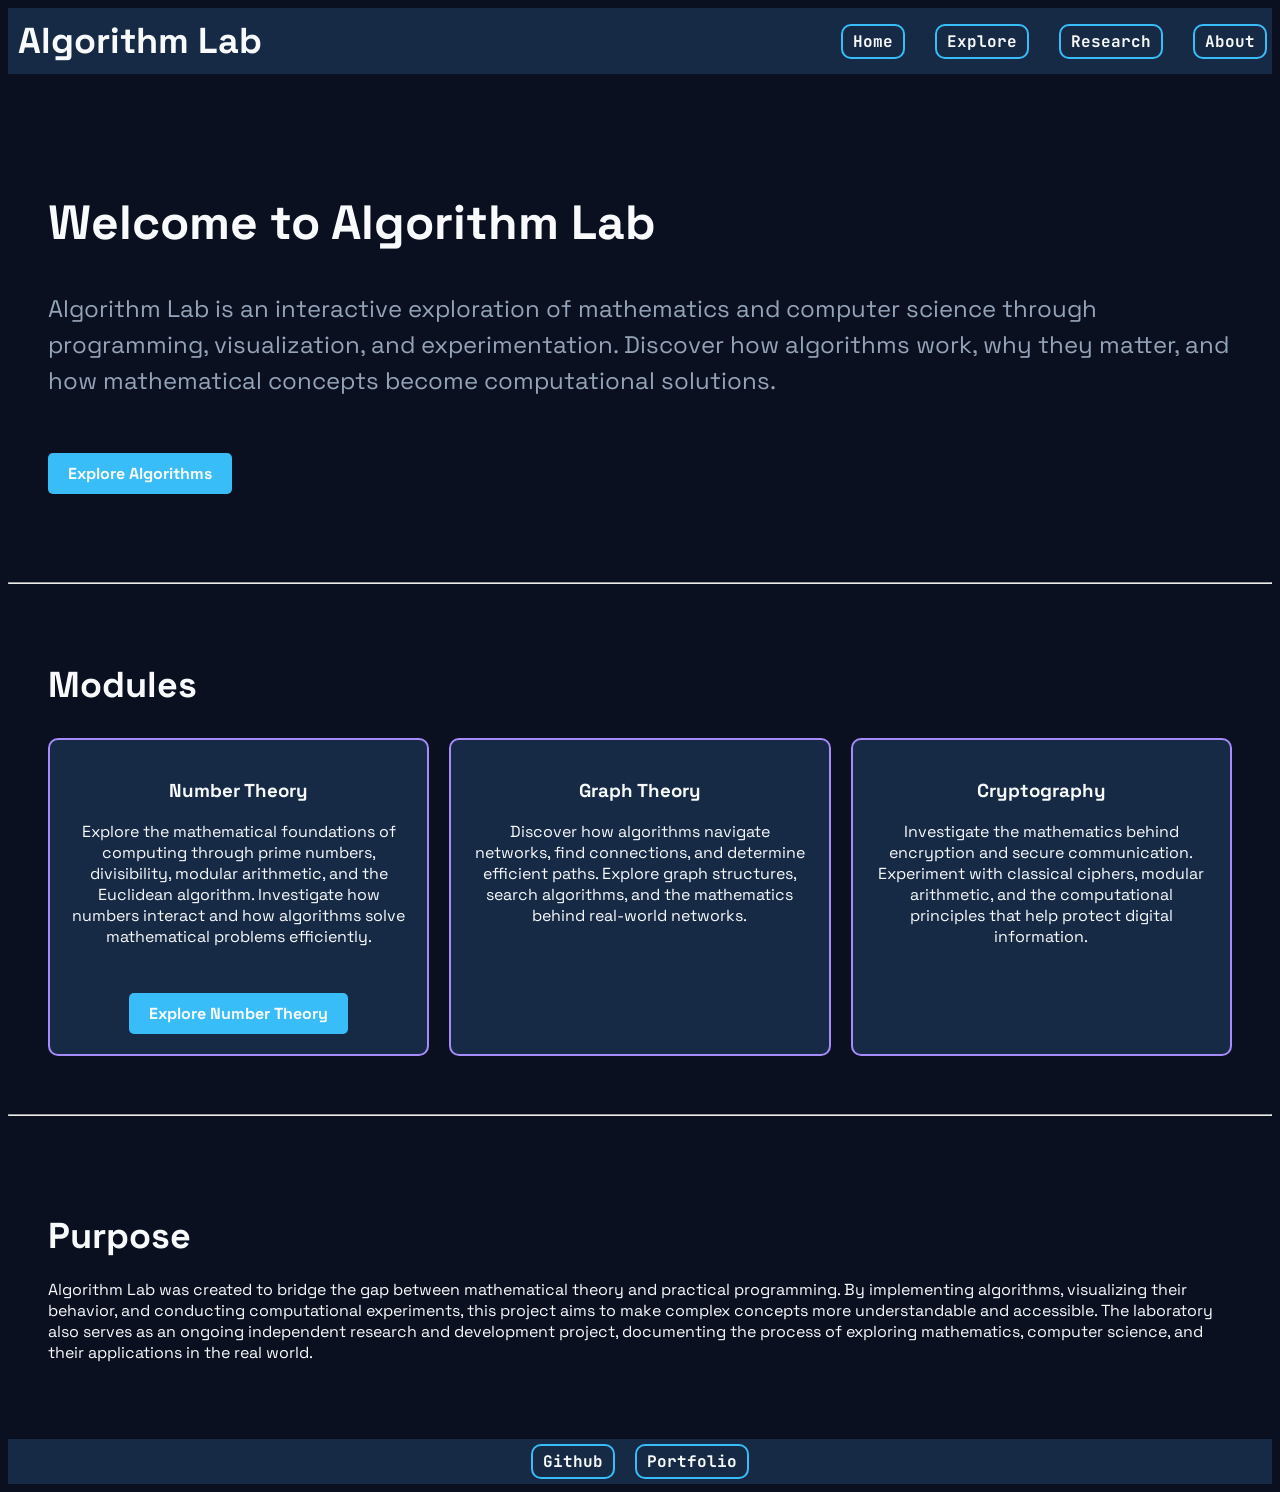
<file: index.html>
<!DOCTYPE html>
<html lang="en">
<head>
    <meta charset="UTF-8">
    <meta name="viewport" content="width=device-width, initial-scale=1.0">
    <link rel="stylesheet" href="css/style.css">
    <title>Algorithm Lab</title>
    <link rel="preconnect" href="https://fonts.googleapis.com">
    <link rel="preconnect" href="https://fonts.gstatic.com" crossorigin>
    <link href="https://fonts.googleapis.com/css2?family=Space+Grotesk:wght@300..700&display=swap" rel="stylesheet">
    <link rel="preconnect" href="https://fonts.googleapis.com">
    <link rel="preconnect" href="https://fonts.gstatic.com" crossorigin>
    <link href="https://fonts.googleapis.com/css2?family=JetBrains+Mono:ital,wght@0,100..800;1,100..800&family=Space+Grotesk:wght@300..700&display=swap" rel="stylesheet">
    <title>AlgorithmLab</title>
    <link rel="icon" type="image/png" href="favicon.png">
</head>
<body>
<header>
    <h2>Algorithm Lab</h2>
    <nav>
        <a href="index.html">Home</a>
        <a href="#explore-modules">Explore</a>
        <a href="research-directory.html">Research</a>
        <a href="#purpose">About</a>
    </nav>
</header>
<main>
    <section class="hero">
        <h1>Welcome to Algorithm Lab</h1>
        <p>Algorithm Lab is an interactive exploration of mathematics and computer science through programming, visualization, and experimentation. Discover how algorithms work, why they matter, and how mathematical concepts become computational solutions.</p>
        <a href="#explore-modules" class="button-primary">Explore Algorithms</a>
    </section>
    <hr>
    <section class="modules">
        <h2 id="explore-modules">Modules</h2>
        <div class="modules-card-grid">
            <div class="module-card">
                <h3>Number Theory</h3>
                <p>Explore the mathematical foundations of computing through prime numbers, divisibility, modular arithmetic, and the Euclidean algorithm. Investigate how numbers interact and how algorithms solve mathematical problems efficiently.</p>
                <a href="number-theory.html" class="button-primary">Explore Number Theory</a>
        </div>
        <div class="module-card">
            <h3>Graph Theory</h3>
            <p>Discover how algorithms navigate networks, find connections, and determine efficient paths. Explore graph structures, search algorithms, and the mathematics behind real-world networks.</p>
        </div>
        <div class="module-card">
            <h3>Cryptography</h3>
            <p>Investigate the mathematics behind encryption and secure communication. Experiment with classical ciphers, modular arithmetic, and the computational principles that help protect digital information.</p>
        </div>
     </div>
    </section>
<hr>
<section id="purpose" class="purpose">
    <h2>Purpose</h2>
    <p>Algorithm Lab was created to bridge the gap between mathematical theory and practical programming. By implementing algorithms, visualizing their behavior, and conducting computational experiments, this project aims to make complex concepts more understandable and accessible.

The laboratory also serves as an ongoing independent research and development project, documenting the process of exploring mathematics, computer science, and their applications in the real world.</p>
</section>
</main>
<footer>
    <a class = "nav-btn" href="https://github.com/jocelyn-a-lee" target="_blank" rel="noopener noreferrer">Github</a>
    <a class = "nav-btn" href="https://jocelyn-a-lee.github.io/Jocelyn-Lee-Portfolio/">Portfolio</a>
</footer>
</body>
</html>
</file>
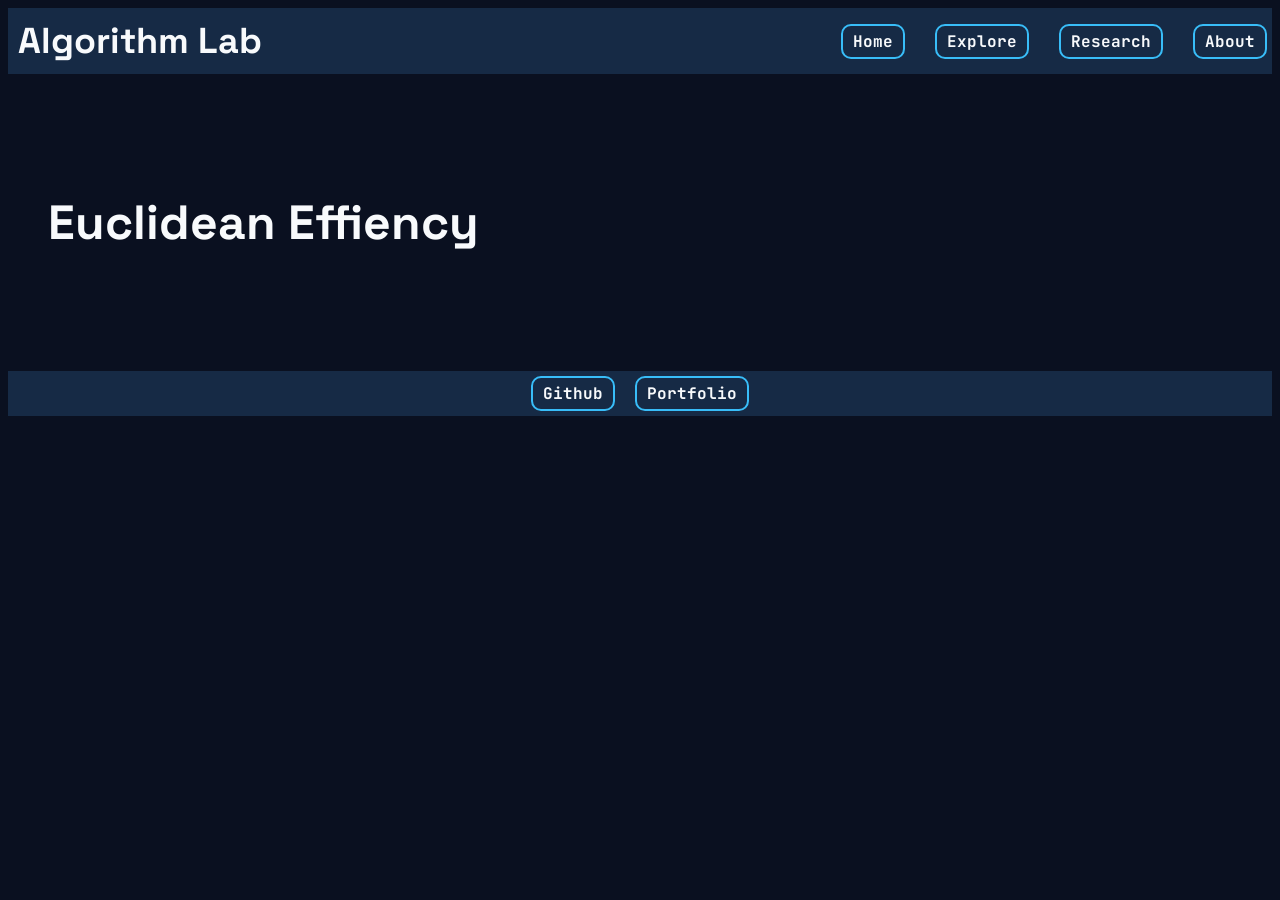
<file: euclidean-efficiency.html>
<!DOCTYPE html>
<html lang="en">
<head>
    <meta charset="UTF-8">
    <meta name="viewport" content="width=device-width, initial-scale=1.0">
    <title>Euclidean Efficiency | Algorithm Lab</title>
    <link rel="stylesheet" href="css/style.css">
    <link rel="preconnect" href="https://fonts.googleapis.com">
    <link rel="preconnect" href="https://fonts.gstatic.com" crossorigin>
    <link href="https://fonts.googleapis.com/css2?family=Space+Grotesk:wght@300..700&display=swap" rel="stylesheet">
    <link rel="preconnect" href="https://fonts.googleapis.com">
    <link rel="preconnect" href="https://fonts.gstatic.com" crossorigin>
    <link href="https://fonts.googleapis.com/css2?family=JetBrains+Mono:ital,wght@0,100..800;1,100..800&family=Space+Grotesk:wght@300..700&display=swap" rel="stylesheet">
    <link rel="icon" type="image/png" href="favicon.png">
</head>
<body>
    <header>
    <h2>Algorithm Lab</h2>
    <nav>
        <a href="index.html">Home</a>
        <a href="index.html#explore-modules">Explore</a>
        <a href="research-directory.html">Research</a>
        <a href="index.html#purpose">About</a>
    </nav>
</header>
<section class="hero">
    <h1>Euclidean Effiency</h1>
</section>
<footer>
     <a class = "nav-btn" href="https://github.com/jocelyn-a-lee" target="_blank" rel="noopener noreferrer">Github</a>
    <a class = "nav-btn" href="https://jocelyn-a-lee.github.io/Jocelyn-Lee-Portfolio/">Portfolio</a>
</footer>
</body>
</html>
</file>
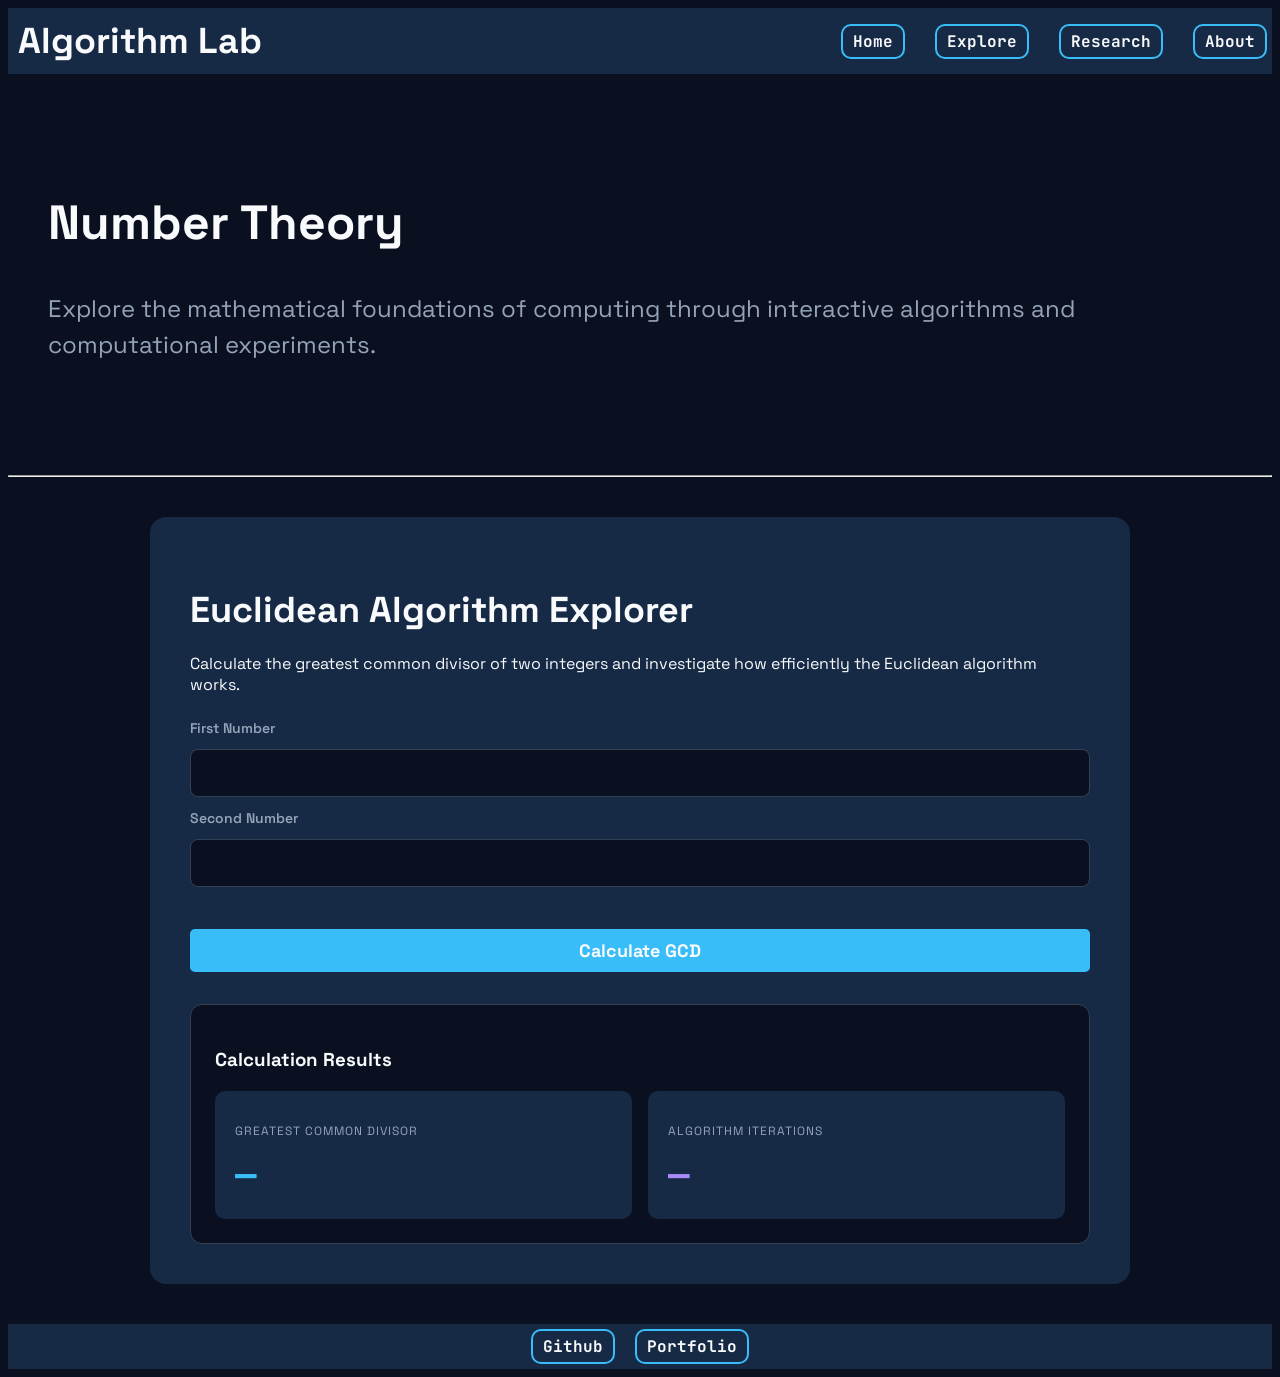
<file: number-theory.html>
<!DOCTYPE html>
<html lang="en">
<head>
    <meta charset="UTF-8">
    <meta name="viewport" content="width=device-width, initial-scale=1.0">
    <title>Number Theory | Algorithm Lab</title>
    <link rel="stylesheet" href="css/style.css">
    <link rel="preconnect" href="https://fonts.googleapis.com">
    <link rel="preconnect" href="https://fonts.gstatic.com" crossorigin>
    <link href="https://fonts.googleapis.com/css2?family=Space+Grotesk:wght@300..700&display=swap" rel="stylesheet">
    <link rel="preconnect" href="https://fonts.googleapis.com">
    <link rel="preconnect" href="https://fonts.gstatic.com" crossorigin>
    <link href="https://fonts.googleapis.com/css2?family=JetBrains+Mono:ital,wght@0,100..800;1,100..800&family=Space+Grotesk:wght@300..700&display=swap" rel="stylesheet">
    <link rel="icon" type="image/png" href="favicon.png">
</head>
<body>
    <header>
    <h2>Algorithm Lab</h2>
    <nav>
        <a href="index.html">Home</a>
        <a href="index.html#explore-modules">Explore</a>
        <a href="research-directory.html">Research</a>
        <a href="index.html#purpose">About</a>
    </nav>
</header>
<main>
    <section class="hero">
        <h1>Number Theory</h1>
        <p>Explore the mathematical foundations of computing through interactive algorithms and computational experiments.</p>
    </section>
<hr>
    <section class="explorer-section">
        <h2>Euclidean Algorithm Explorer</h2>
        <p>Calculate the greatest common divisor of two integers and investigate how efficiently the Euclidean algorithm works.</p>
        <div class="calculator">
            <label for="number-a">First Number</label>
            <input type="number" id="number-a">
            <label for="number-b">Second Number</label>
            <input type="number" id="number-b">
            <button id="calculate-btn" class="button-primary">Calculate GCD</button>
        </div>
        <div id="results" class="results-panel">
    <h3>Calculation Results</h3>

    <div class="results-grid">
        <div class="result-card">
            <p>Greatest Common Divisor</p>
            <span id="gcd-value">—</span>
        </div>

        <div class="result-card">
            <p>Algorithm Iterations</p>
            <span id="steps-value">—</span>
        </div>
    </div>
</div>
    </section>
</main>
<script src="js/number-theory.js"></script>
<footer>
     <a class = "nav-btn" href="https://github.com/jocelyn-a-lee" target="_blank" rel="noopener noreferrer">Github</a>
    <a class = "nav-btn" href="https://jocelyn-a-lee.github.io/Jocelyn-Lee-Portfolio/">Portfolio</a>
</footer>
</body>
</html>
</file>
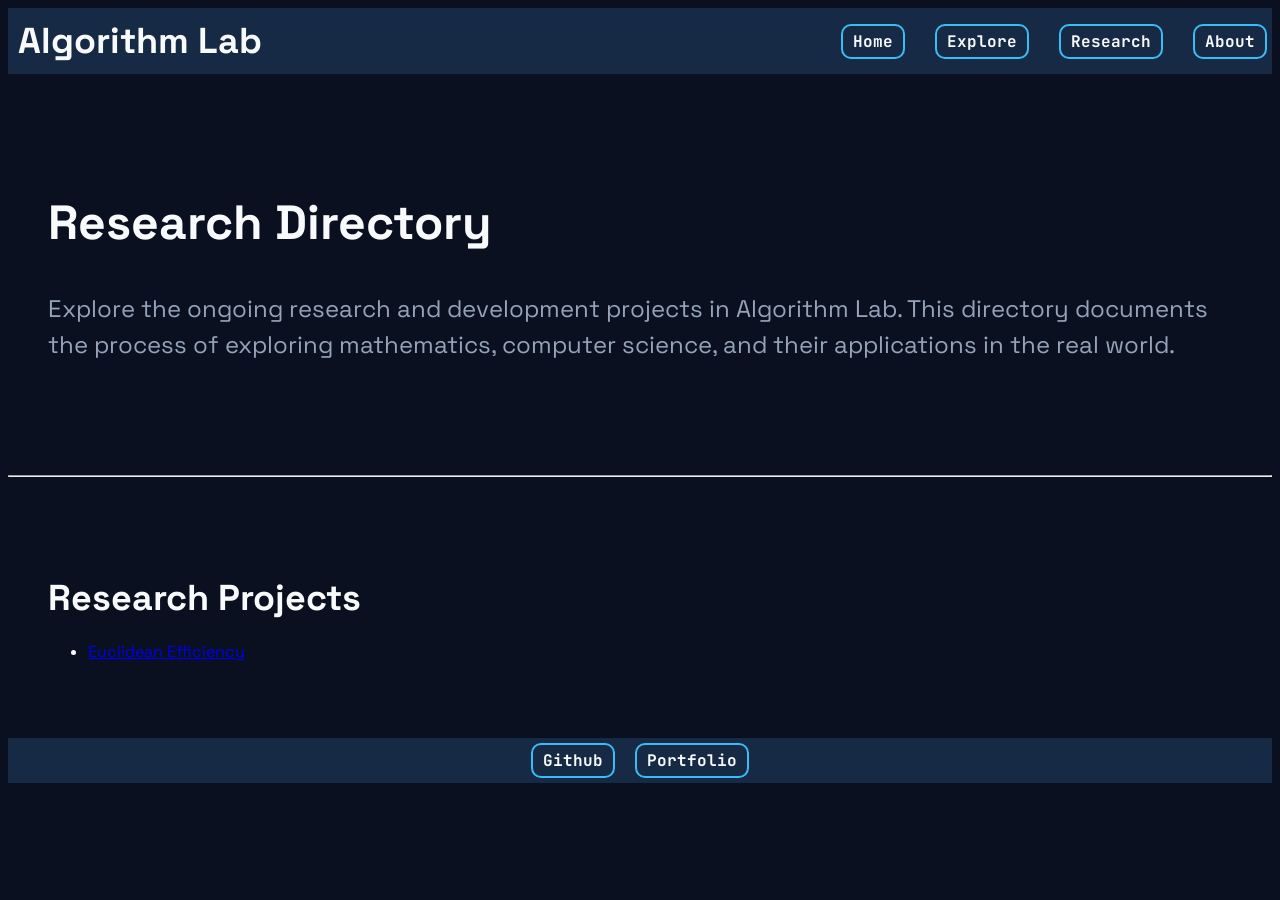
<file: research-directory.html>
<!DOCTYPE html>
<html lang="en">
<head>
    <meta charset="UTF-8">
    <meta name="viewport" content="width=device-width, initial-scale=1.0">
    <title>Research | Algorithm Lab</title>
    <link rel="stylesheet" href="css/style.css">
    <link rel="preconnect" href="https://fonts.googleapis.com">
    <link rel="preconnect" href="https://fonts.gstatic.com" crossorigin>
    <link href="https://fonts.googleapis.com/css2?family=Space+Grotesk:wght@300..700&display=swap" rel="stylesheet">
    <link rel="preconnect" href="https://fonts.googleapis.com">
    <link rel="preconnect" href="https://fonts.gstatic.com" crossorigin>
    <link href="https://fonts.googleapis.com/css2?family=JetBrains+Mono:ital,wght@0,100..800;1,100..800&family=Space+Grotesk:wght@300..700&display=swap" rel="stylesheet">
    <link rel="icon" type="image/png" href="favicon.png">
</head>
<body>
<header>
    <h2>Algorithm Lab</h2>
    <nav>
        <a href="index.html">Home</a>
        <a href="index.html#explore-modules">Explore</a>
        <a href="research-directory.html">Research</a>
        <a href="index.html#purpose">About</a>
    </nav>
</header>
<main>
    <section class="hero">
        <h1>Research Directory</h1>
        <p>Explore the ongoing research and development projects in Algorithm Lab. This directory documents the process of exploring mathematics, computer science, and their applications in the real world.</p>
    </section>
    <hr>
    <section class="research-list">
        <h2>Research Projects</h2>
        <ul>
            <li><a href="euclidean-efficiency.html">Euclidean Efficiency</a></li>
            <!-- Add more research projects as needed -->
        </ul>
    </section>
</main>
<footer>
    <a class = "nav-btn" href="https://github.com/jocelyn-a-lee" target="_blank" rel="noopener noreferrer">Github</a>
    <a class = "nav-btn" href="https://jocelyn-a-lee.github.io/Jocelyn-Lee-Portfolio/">Portfolio</a>
</footer>
</body>
</file>
<file: css/style.css>
:root {
    --bg-primary: #0A1020;
    --bg-surface: #162A45;
    --accent-blue: #38BDF8;
    --accent-violet: #A78BFA;
    --text-primary: #F8FAFC;
    --text-muted: #94A3B8;
}
body{
   background-color:var(--bg-primary); 
   color: var(--text-primary);
}
header{
    background-color:var(--bg-surface);
    display:flex;
    justify-content:space-between;
    align-items:center;
    padding: 5px;
    margin: 0px;
}
header h2{
    margin: 0px;
    padding: 5px;
}
nav{
    display:flex;
    justify-content:flex-end;
    gap: 30px;
}
nav a{
    color:var(--text-primary);
    text-decoration:none;
    font-weight:bold;
    border: 2px solid var(--accent-blue);
    padding: 5px 10px;
    border-radius: 10px;
    transition: transform 0.3s ease;
}
nav a:hover{
    color: var(--text-primary);
    transform: scale(1.05);
}
.hero{
    padding: 80px 40px;
    background-color:var(--bg-primary);
}
.hero h1{
    font-size: 48px;
    font-weight: bold;
    line-height: 1.2;
    color: var(--text-primary);
}
.hero p{
    font-size: 24px;
    line-height: 1.5;
    color: var(--text-muted);
    margin-top: 20px;
}
.button-primary {
    display: inline-block;
    margin-top: 30px;
    padding: 10px 20px;
    background-color: var(--accent-blue);
    color: var(--text-primary);
    text-decoration: none;
    font-weight: bold;
    border-radius: 5px;
    transition: background-color 0.3s ease, transform 0.3s ease;
}
.button-primary:hover{
    background-color: var(--accent-violet);
    color: var(--text-primary);
    transform: scale(1.05);
}
section{
    padding: 60px 40px;
}
h2{
    font-size: 36px;
    font-weight: bold;
    color: var(--text-primary);
    margin-bottom: 20px;
}
.modules{
    padding: 40px;
}
.modules-card-grid{
    display: grid;
    grid-template-columns: repeat(auto-fit, minmax(300px, 1fr));
    gap: 20px;
}
.module-card{
    margin: 10px auto;
    background-color: var(--bg-surface);
    padding: 20px;
    border-radius: 10px;
    box-sizing: border-box;
    transition: transform 0.3s ease, box-shadow 0.3s ease;
    text-align: center;
    border: 2px solid var(--accent-violet);
}
.module-card:hover{
    transform: scale(1.05);
    box-shadow: 0 4px 20px rgba(0, 0, 0, 0.2);
}
footer{
    background-color:var(--bg-surface);
    display:flex;
    justify-content:center;
    align-items:center;
    padding: 5px;
    margin: 0px;
    gap: 20px;
}
footer a{
    color:var(--text-primary);
    text-decoration:none;
    font-weight:bold;
    border: 2px solid var(--accent-blue);
    padding: 5px 10px;
    border-radius: 10px;
    transition: transform 0.3s ease;
}
footer a:hover{
    color: var(--text-primary);
    transform: scale(1.05);
}
body {
    font-family: 'Space Grotesk', sans-serif;
}

h1, h2, h3 {
    font-family: 'Space Grotesk', sans-serif;
}

nav a, .modules-title {
    font-family: 'JetBrains Mono', monospace;
}
@media (max-width: 600px) {
    header {
        flex-direction: column;
        align-items: flex-start;
        gap: 15px;
    }
    nav {
        justify-content: center;
        gap: 10px;
        flex-wrap: wrap;
    }
}
.explorer-section{
    background-color: #162A45;
    padding: 40px;
    border-radius: 16px;
    margin: 40px auto;
    max-width: 900px;
}
.calculator {
    display: flex;
    flex-direction: column;
    gap: 12px;
    margin-top: 24px;
}

.calculator label {
    color: #94A3B8;
    font-size: 14px;
    font-weight: 600;
}

.calculator input {
    background-color: #0A1020;
    color: #F8FAFC;
    border: 1px solid #334155;
    border-radius: 8px;
    padding: 14px;
    font-size: 16px;
}
.calculator input:focus {
    border-color: #38BDF8;
}
#calculate-btn {
    border: none;
    font-family: 'Space Grotesk', sans-serif;
    font-size: 18px;
}
.results-panel {
    margin-top: 32px;
    padding: 24px;
    background-color: #0A1020;
    border: 1px solid #334155;
    border-radius: 12px;
}

.results-panel h3 {
    color: #F8FAFC;
    margin-bottom: 20px;
}

.results-grid {
    display: grid;
    grid-template-columns: repeat(2, minmax(0, 1fr));
    gap: 16px;
}

.result-card {
    background-color: #162A45;
    border-radius: 10px;
    padding: 20px;
    min-width: 0;
}

.result-card p {
    color: #94A3B8;
    font-size: 12px;
    text-transform: uppercase;
    letter-spacing: 1px;
    margin-bottom: 12px;
}

.result-card span {
    font-family: 'JetBrains Mono', monospace;
    font-size: clamp(24px, 4vw, 36px);
    font-weight: 700;
    color: #38BDF8;
    overflow-wrap: anywhere;
}

.result-card:nth-child(2) span {
    color: #A78BFA;
}

@media (max-width: 600px) {
    .results-grid {
        grid-template-columns: 1fr;
    }
}
.nav-btn{
    font-family: 'JetBrains Mono', monospace;
}
</file>
